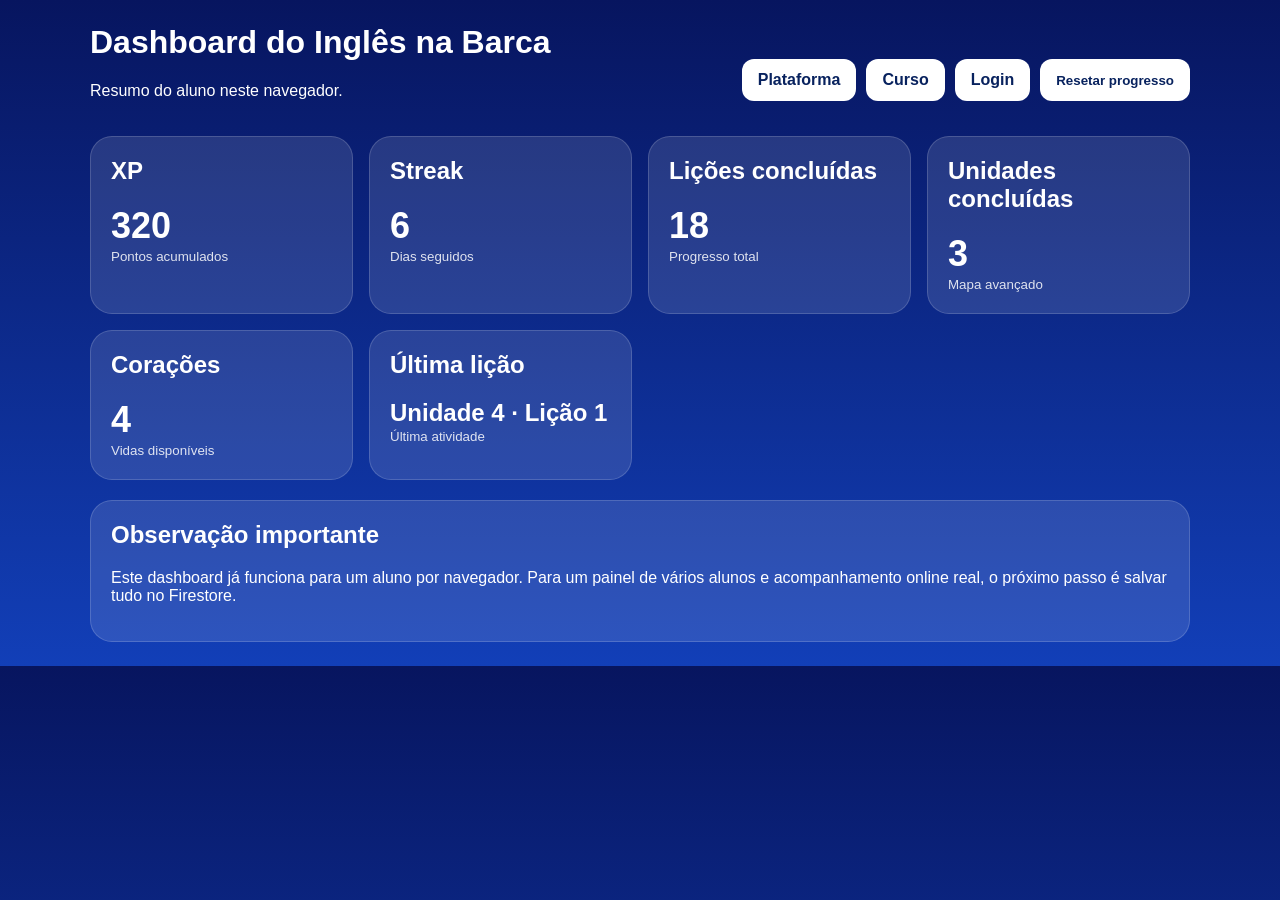
<file: dashboard.html>
<!DOCTYPE html>
<html lang="pt-BR">
<head>
<meta charset="UTF-8">
<meta name="viewport" content="width=device-width, initial-scale=1.0">
<title>Dashboard — Inglês na Barca</title>
<style>
body{margin:0;font-family:Arial,sans-serif;background:linear-gradient(180deg,#07155f,#123fb8);color:white}
.wrap{max-width:1100px;margin:0 auto;padding:24px}
.top{display:flex;justify-content:space-between;align-items:center;gap:12px;flex-wrap:wrap}
.grid{display:grid;grid-template-columns:repeat(auto-fit,minmax(220px,1fr));gap:16px;margin-top:20px}
.card{background:rgba(255,255,255,.12);border:1px solid rgba(255,255,255,.16);border-radius:22px;padding:20px}
h1,h2,p{margin-top:0}
.value{font-size:36px;font-weight:800}
.button-row{display:flex;gap:10px;flex-wrap:wrap;margin-top:20px}
button,a{padding:12px 16px;border:none;border-radius:12px;background:white;color:#08225e;font-weight:700;text-decoration:none;cursor:pointer}
small{opacity:.85}
</style>
</head>
<body>
<div class="wrap">
  <div class="top">
    <div>
      <h1>Dashboard do Inglês na Barca</h1>
      <p>Resumo do aluno neste navegador.</p>
    </div>
    <div class="button-row">
      <a href="platform.html">Plataforma</a>
      <a href="index.html">Curso</a>
      <a href="login.html">Login</a>
      <button id="resetBtn">Resetar progresso</button>
    </div>
  </div>

  <div class="grid">
    <div class="card"><h2>XP</h2><div class="value" id="xp">0</div><small>Pontos acumulados</small></div>
    <div class="card"><h2>Streak</h2><div class="value" id="streak">0</div><small>Dias seguidos</small></div>
    <div class="card"><h2>Lições concluídas</h2><div class="value" id="lessons">0</div><small>Progresso total</small></div>
    <div class="card"><h2>Unidades concluídas</h2><div class="value" id="units">0</div><small>Mapa avançado</small></div>
    <div class="card"><h2>Corações</h2><div class="value" id="hearts">0</div><small>Vidas disponíveis</small></div>
    <div class="card"><h2>Última lição</h2><div class="value" id="last" style="font-size:24px">—</div><small>Última atividade</small></div>
  </div>

  <div class="card" style="margin-top:20px">
    <h2>Observação importante</h2>
    <p>Este dashboard já funciona para um aluno por navegador. Para um painel de vários alunos e acompanhamento online real, o próximo passo é salvar tudo no Firestore.</p>
  </div>
</div>

<script type="module">
import { seedDemoProgress, getProgress, resetProgress } from "./progress.js";
seedDemoProgress();
const p = getProgress();
document.getElementById("xp").textContent = p.xp;
document.getElementById("streak").textContent = p.streak;
document.getElementById("lessons").textContent = p.completedLessons;
document.getElementById("units").textContent = p.completedUnits;
document.getElementById("hearts").textContent = p.hearts;
document.getElementById("last").textContent = p.lastLesson;
document.getElementById("resetBtn").addEventListener("click", () => {
  resetProgress();
  location.reload();
});
</script>
</body>
</html>
</file>
